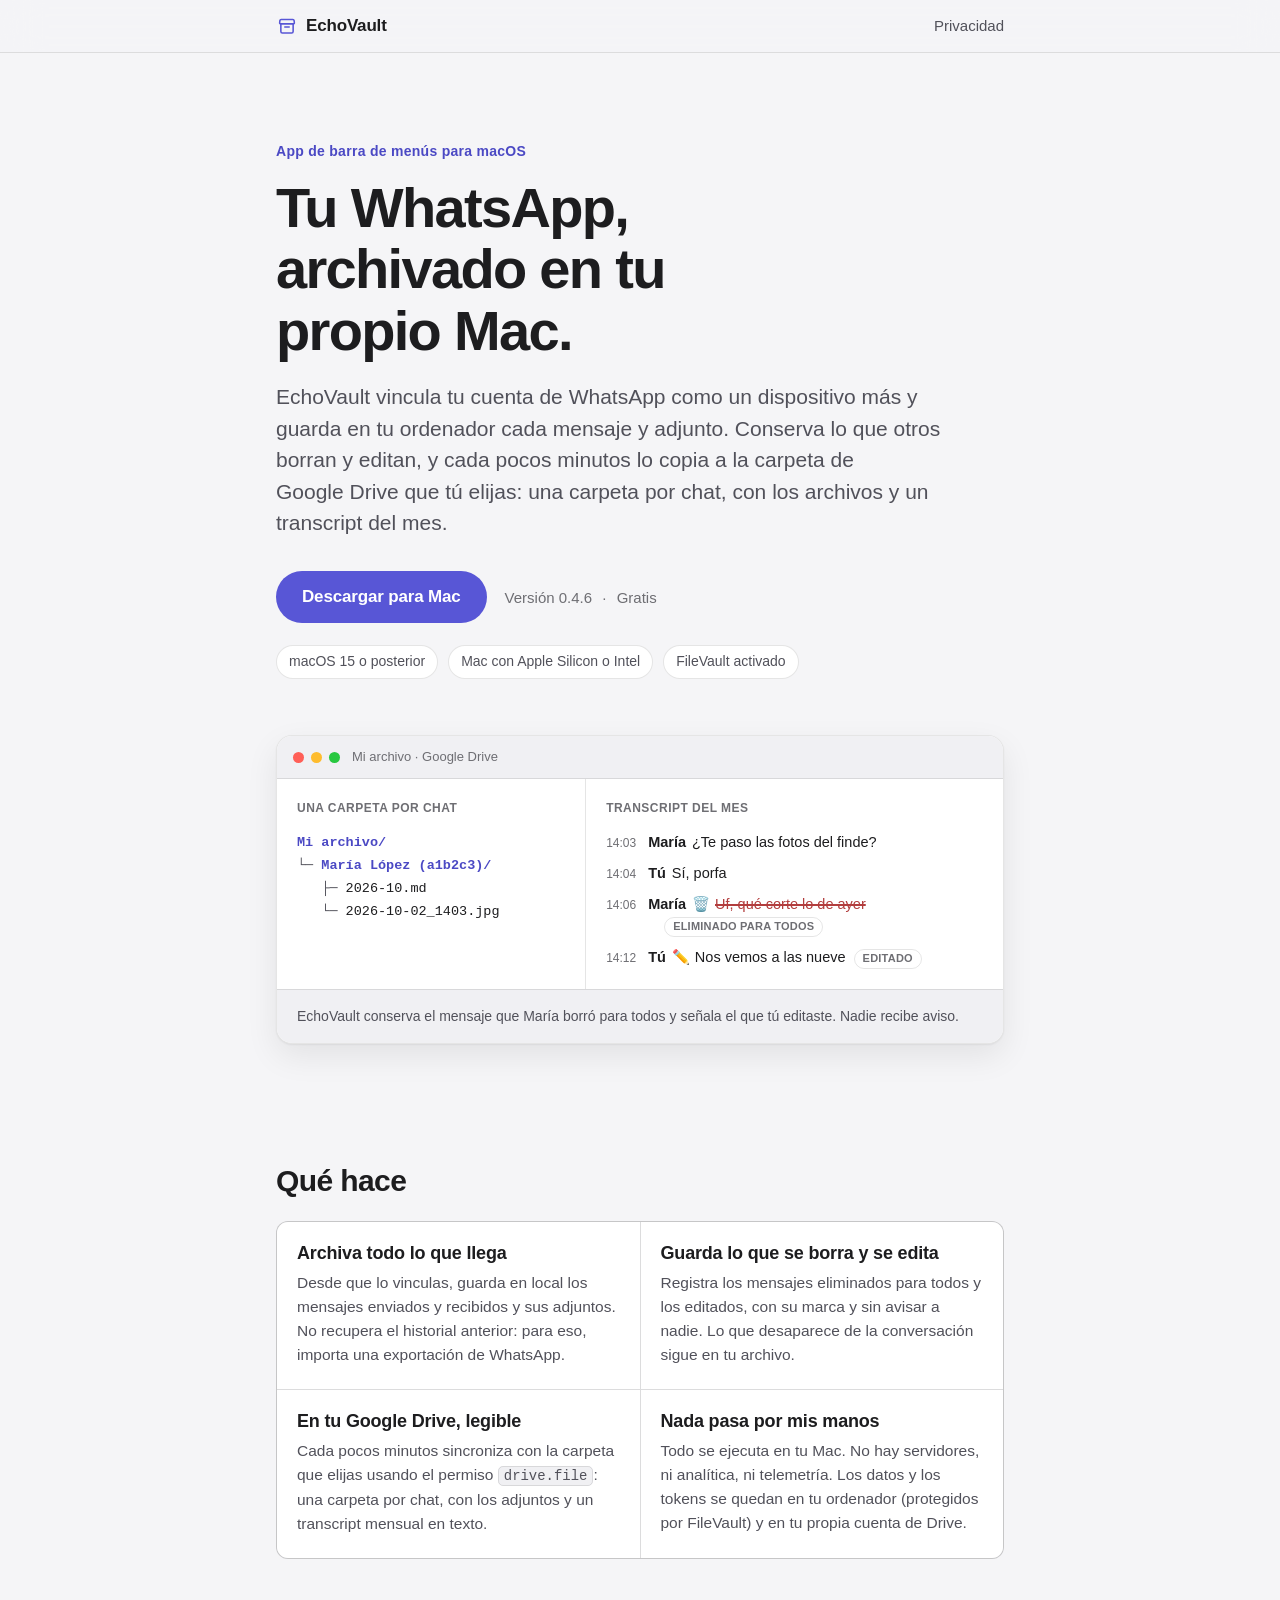
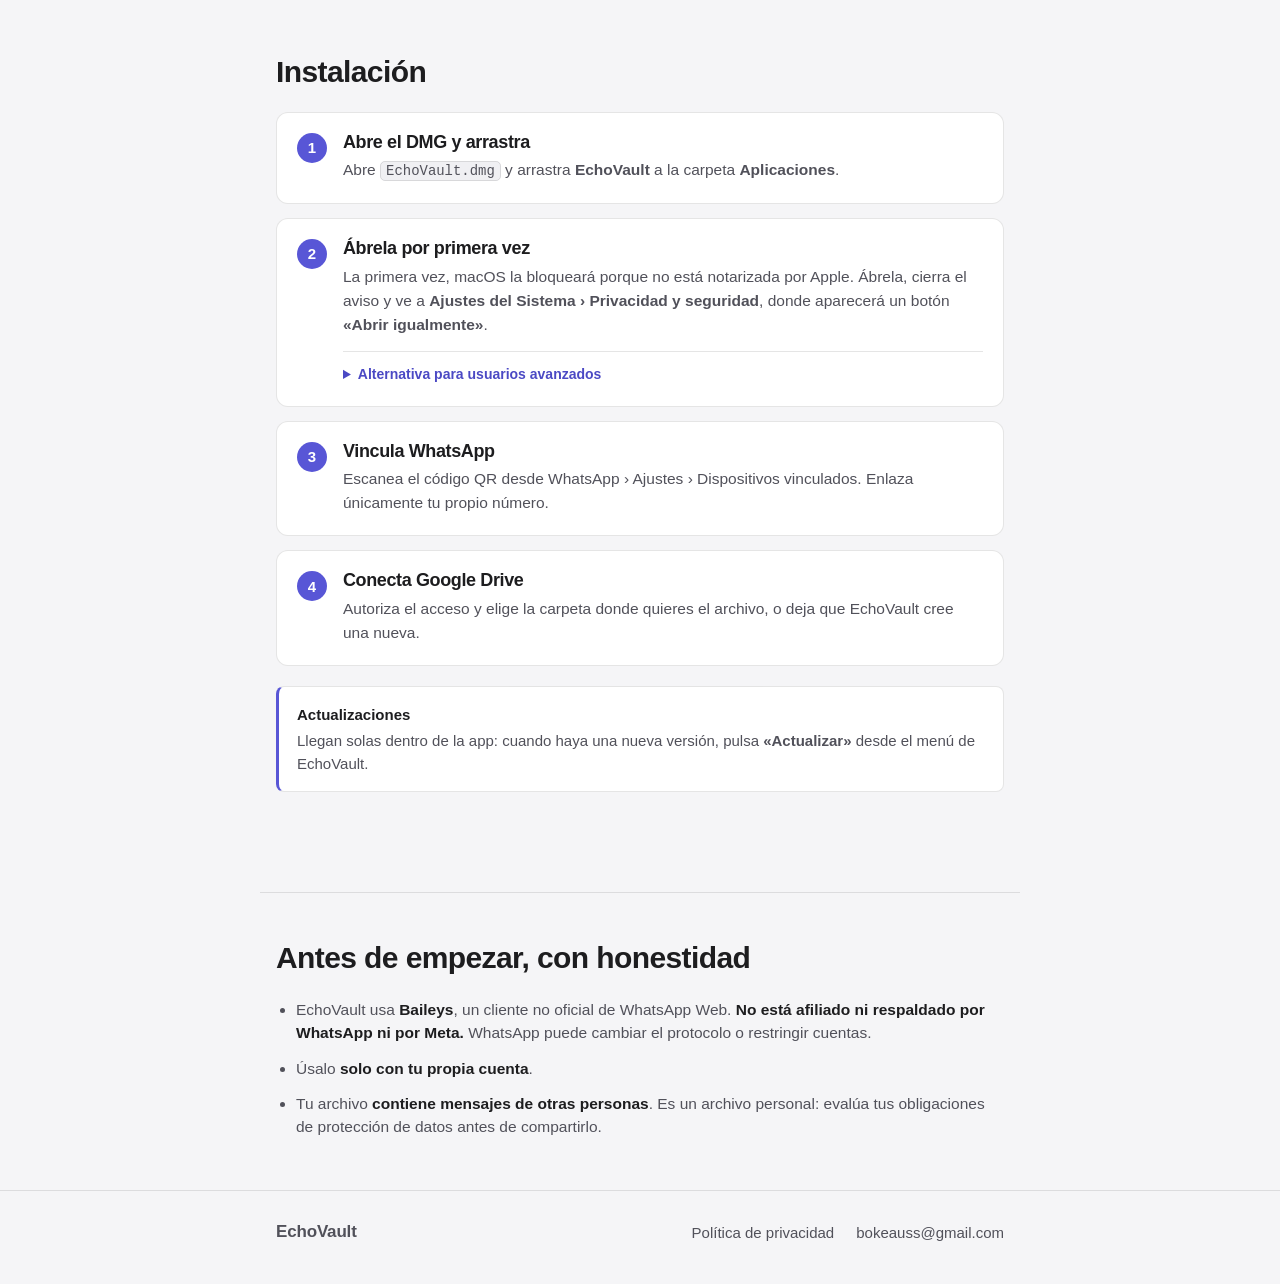
<file: index.html>
<!DOCTYPE html>
<html lang="es">
<head>
  <meta charset="utf-8">
  <meta name="viewport" content="width=device-width, initial-scale=1">
  <title>EchoVault — Archivo de WhatsApp para Mac</title>
  <meta name="description" content="EchoVault es una app de barra de menús para macOS que archiva tu propio WhatsApp en tu Mac —incluso lo que otros borran y editan— y lo copia a la carpeta de Google Drive que tú elijas.">
  <meta name="color-scheme" content="light dark">
  <meta name="theme-color" content="#f5f5f7" media="(prefers-color-scheme: light)">
  <meta name="theme-color" content="#1c1c1e" media="(prefers-color-scheme: dark)">
  <link rel="icon" href="favicon.svg" type="image/svg+xml">
  <link rel="stylesheet" href="styles.css">
</head>
<body>
  <a class="skip-link" href="#contenido">Saltar al contenido</a>

  <header class="site-header">
    <div class="wrap">
      <a class="brand" href="/" aria-label="EchoVault, inicio">
        <svg class="brand__mark" viewBox="0 0 24 24" fill="none" stroke="currentColor" stroke-width="1.7" stroke-linecap="round" stroke-linejoin="round" aria-hidden="true" focusable="false">
          <path d="M4.2 6.2A1.5 1.5 0 0 1 5.6 5h12.8a1.5 1.5 0 0 1 1.4 1.2L20 8.5a1 1 0 0 1-1 1.2H5A1 1 0 0 1 4 8.5z"/>
          <path d="M5.3 9.7v8.3a1.6 1.6 0 0 0 1.6 1.6h10.2a1.6 1.6 0 0 0 1.6-1.6V9.7"/>
          <path d="M9.6 13h4.8"/>
        </svg>
        <span class="brand__name">EchoVault</span>
      </a>
      <a class="header-link" href="/privacidad/">Privacidad</a>
    </div>
  </header>

  <main id="contenido">
    <section class="hero" aria-labelledby="hero-title">
      <div class="wrap">
        <p class="eyebrow">App de barra de menús para macOS</p>
        <h1 id="hero-title">Tu WhatsApp, archivado en tu propio Mac.</h1>
        <p class="lede">EchoVault vincula tu cuenta de WhatsApp como un dispositivo más y guarda en tu ordenador cada mensaje y adjunto. Conserva lo que otros borran y editan, y cada pocos minutos lo copia a la carpeta de Google&nbsp;Drive que tú elijas: una carpeta por chat, con los archivos y un transcript del mes.</p>

        <div class="cta">
          <a class="btn" href="https://github.com/fjpedrosa/echovault-releases/releases/latest/download/EchoVault.dmg">Descargar para Mac</a>
          <p class="cta__meta">
            Versión <span id="version">0.4.6</span>
            <span class="dot" aria-hidden="true">·</span> Gratis
          </p>
        </div>

        <ul class="reqs" aria-label="Requisitos">
          <li>macOS 15 o posterior</li>
          <li>Mac con Apple&nbsp;Silicon o Intel</li>
          <li>FileVault activado</li>
        </ul>
      </div>
    </section>

    <section class="showcase" aria-labelledby="showcase-title">
      <div class="wrap">
        <h2 id="showcase-title" class="sr-only">Cómo se ve tu archivo</h2>
        <figure class="window">
          <div class="window__bar">
            <span class="traffic" aria-hidden="true"><i></i><i></i><i></i></span>
            <span class="window__title">Mi archivo · Google Drive</span>
          </div>
          <div class="window__body">
            <div class="panel">
              <p class="panel__label">Una carpeta por chat</p>
              <pre class="tree"><span class="tree__dir">Mi archivo/</span>
└─ <span class="tree__dir">María López (a1b2c3)/</span>
   ├─ <span class="tree__file">2026-10.md</span>
   └─ <span class="tree__file">2026-10-02_1403.jpg</span></pre>
            </div>
            <div class="panel">
              <p class="panel__label">Transcript del mes</p>
              <div class="chat">
                <p class="msg"><span class="msg__time">14:03</span><span class="msg__who">María</span>¿Te paso las fotos del finde?</p>
                <p class="msg"><span class="msg__time">14:04</span><span class="msg__who">Tú</span>Sí, porfa</p>
                <p class="msg msg--deleted"><span class="msg__time">14:06</span><span class="msg__who">María</span><span class="glyph" aria-hidden="true">🗑️</span><s>Uf, qué corte lo de ayer</s> <span class="msg__tag">eliminado para todos</span></p>
                <p class="msg msg--edited"><span class="msg__time">14:12</span><span class="msg__who">Tú</span><span class="glyph" aria-hidden="true">✏️</span>Nos vemos a las nueve <span class="msg__tag">editado</span></p>
              </div>
            </div>
          </div>
          <figcaption class="window__cap">EchoVault conserva el mensaje que María borró para todos y señala el que tú editaste. Nadie recibe aviso.</figcaption>
        </figure>
      </div>
    </section>

    <section class="features" aria-labelledby="features-title">
      <div class="wrap">
        <h2 id="features-title">Qué hace</h2>
        <ul class="feature-list">
          <li>
            <h3>Archiva todo lo que llega</h3>
            <p>Desde que lo vinculas, guarda en local los mensajes enviados y recibidos y sus adjuntos. No recupera el historial anterior: para eso, importa una exportación de WhatsApp.</p>
          </li>
          <li>
            <h3>Guarda lo que se borra y se edita</h3>
            <p>Registra los mensajes eliminados para todos y los editados, con su marca y sin avisar a nadie. Lo que desaparece de la conversación sigue en tu archivo.</p>
          </li>
          <li>
            <h3>En tu Google Drive, legible</h3>
            <p>Cada pocos minutos sincroniza con la carpeta que elijas usando el permiso <code>drive.file</code>: una carpeta por chat, con los adjuntos y un transcript mensual en texto.</p>
          </li>
          <li>
            <h3>Nada pasa por mis manos</h3>
            <p>Todo se ejecuta en tu Mac. No hay servidores, ni analítica, ni telemetría. Los datos y los tokens se quedan en tu ordenador (protegidos por FileVault) y en tu propia cuenta de Drive.</p>
          </li>
        </ul>
      </div>
    </section>

    <section class="install" aria-labelledby="install-title">
      <div class="wrap">
        <h2 id="install-title">Instalación</h2>
        <ol class="steps">
          <li>
            <h3>Abre el DMG y arrastra</h3>
            <p>Abre <code>EchoVault.dmg</code> y arrastra <strong>EchoVault</strong> a la carpeta <strong>Aplicaciones</strong>.</p>
          </li>
          <li>
            <h3>Ábrela por primera vez</h3>
            <p>La primera vez, macOS la bloqueará porque no está notarizada por Apple. Ábrela, cierra el aviso y ve a <strong>Ajustes del Sistema › Privacidad y seguridad</strong>, donde aparecerá un botón <strong>«Abrir igualmente»</strong>.</p>
            <details class="advanced">
              <summary>Alternativa para usuarios avanzados</summary>
              <p>Quita la marca de cuarentena desde la Terminal:</p>
              <pre class="code"><code>xattr -dr com.apple.quarantine /Applications/EchoVault.app</code></pre>
            </details>
          </li>
          <li>
            <h3>Vincula WhatsApp</h3>
            <p>Escanea el código QR desde WhatsApp › Ajustes › Dispositivos vinculados. Enlaza únicamente tu propio número.</p>
          </li>
          <li>
            <h3>Conecta Google Drive</h3>
            <p>Autoriza el acceso y elige la carpeta donde quieres el archivo, o deja que EchoVault cree una nueva.</p>
          </li>
        </ol>
        <p class="note">
          <span class="note__title">Actualizaciones</span>
          Llegan solas dentro de la app: cuando haya una nueva versión, pulsa <strong>«Actualizar»</strong> desde el menú de EchoVault.
        </p>
      </div>
    </section>

    <aside class="disclosure" aria-labelledby="disclosure-title">
      <div class="wrap">
        <h2 id="disclosure-title">Antes de empezar, con honestidad</h2>
        <ul>
          <li>EchoVault usa <strong>Baileys</strong>, un cliente no oficial de WhatsApp Web. <strong>No está afiliado ni respaldado por WhatsApp ni por Meta.</strong> WhatsApp puede cambiar el protocolo o restringir cuentas.</li>
          <li>Úsalo <strong>solo con tu propia cuenta</strong>.</li>
          <li>Tu archivo <strong>contiene mensajes de otras personas</strong>. Es un archivo personal: evalúa tus obligaciones de protección de datos antes de compartirlo.</li>
        </ul>
      </div>
    </aside>
  </main>

  <footer class="site-footer">
    <div class="wrap">
      <p class="footer__brand">EchoVault</p>
      <nav class="footer__links" aria-label="Pie de página">
        <a href="/privacidad/">Política de privacidad</a>
        <a href="mailto:bokeauss@gmail.com">bokeauss@gmail.com</a>
      </nav>
    </div>
  </footer>
</body>
</html>
</file>
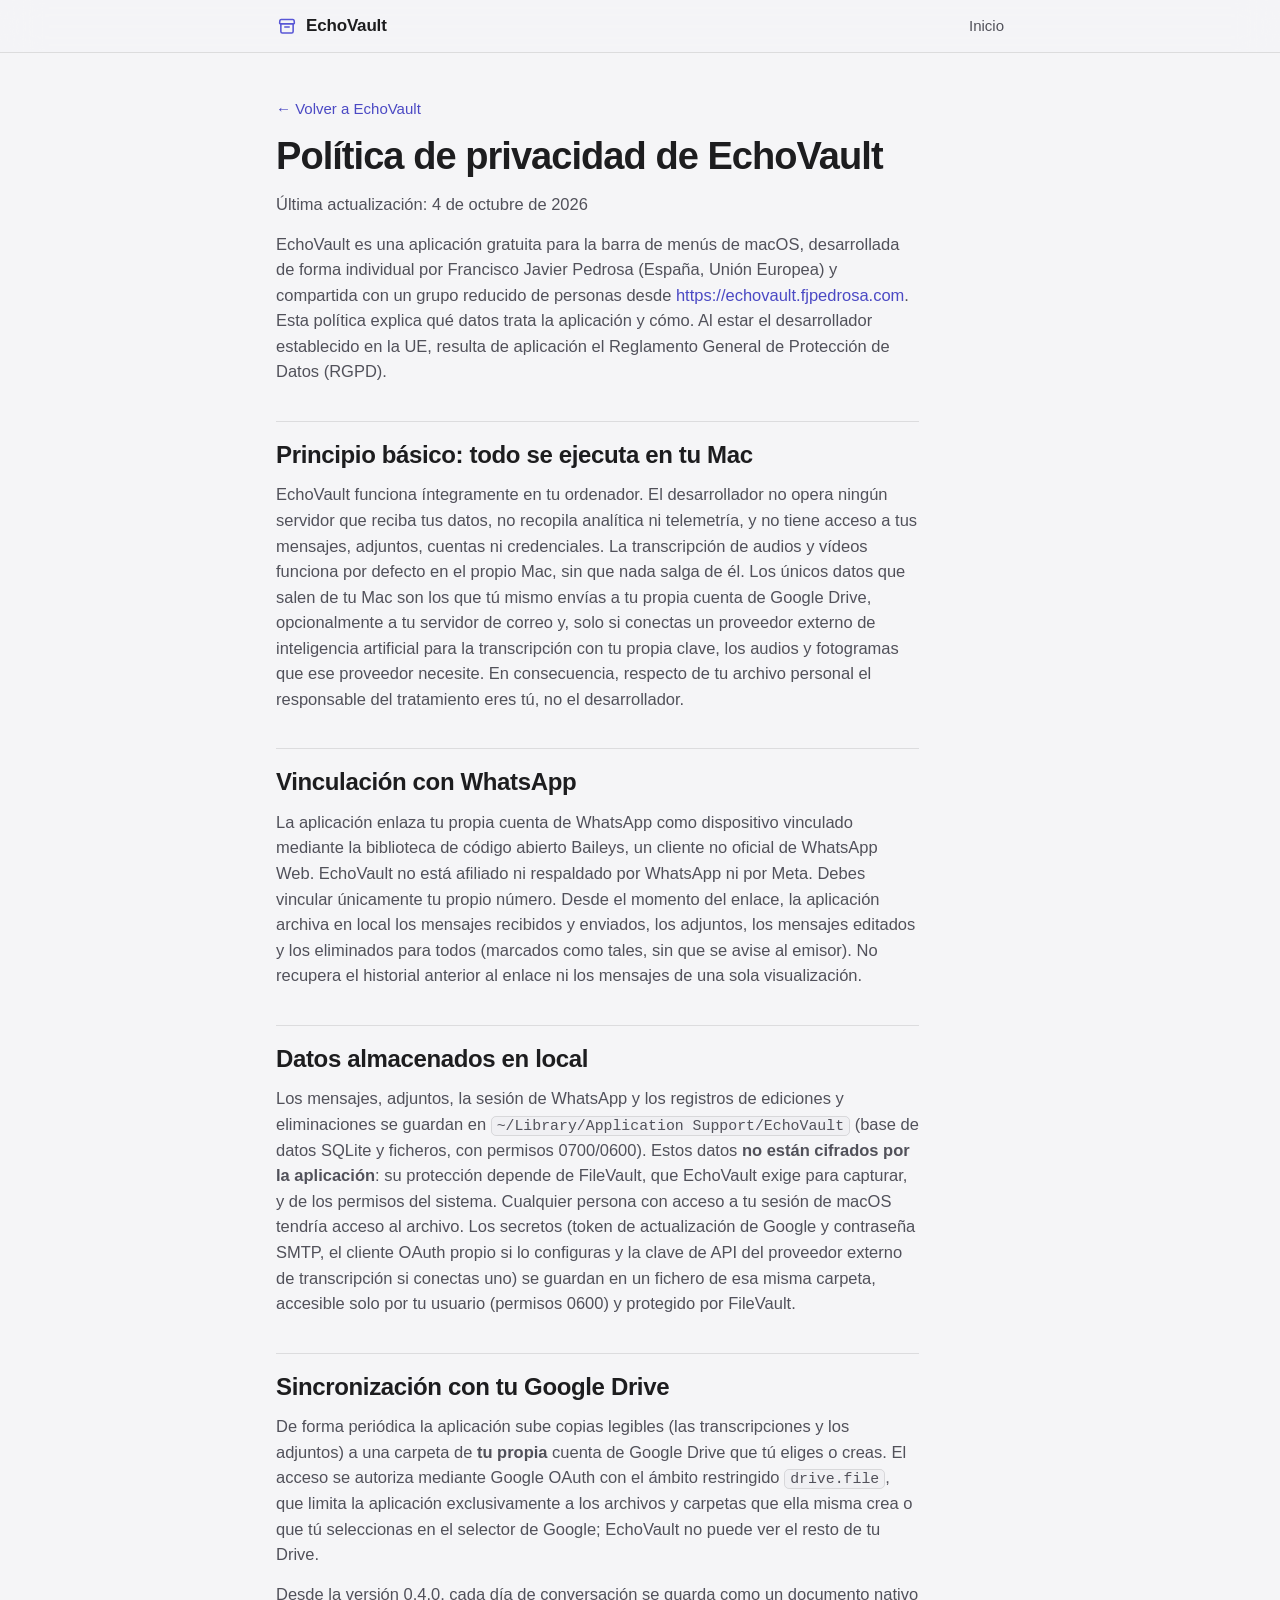
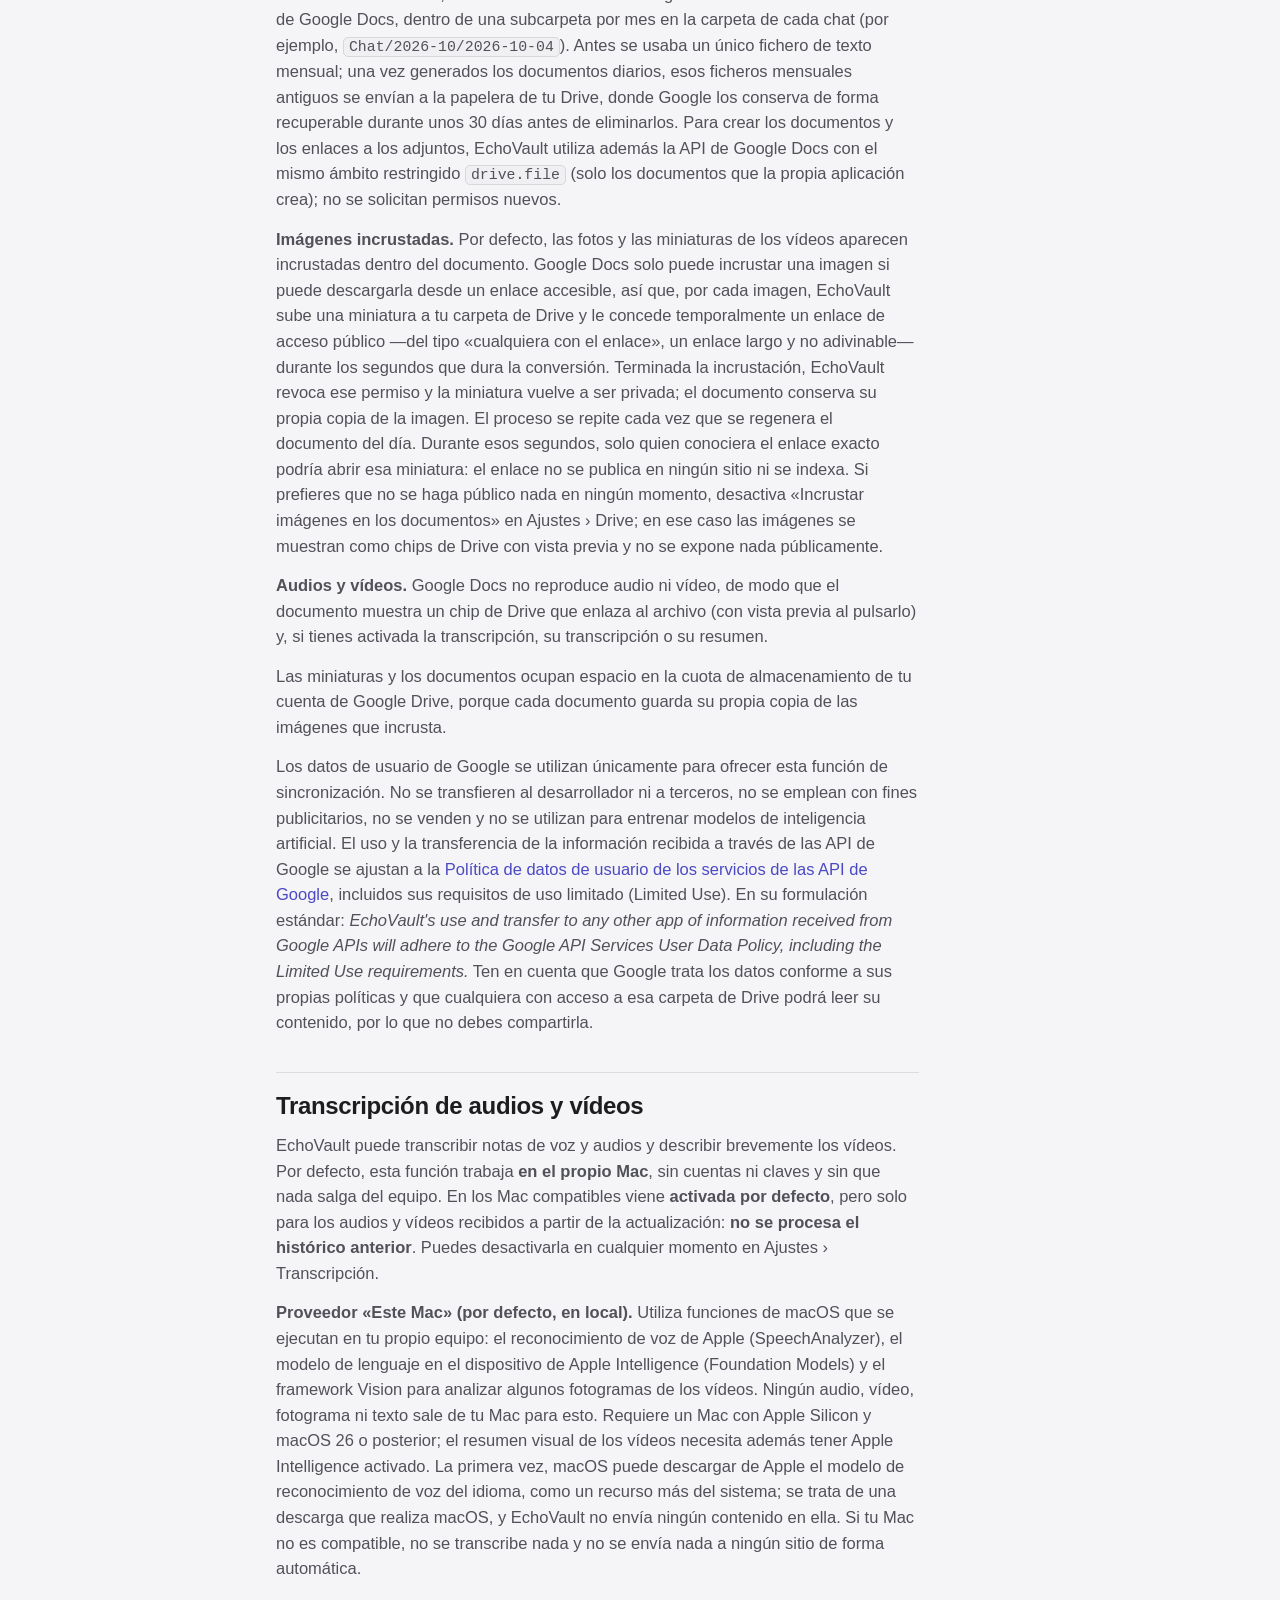
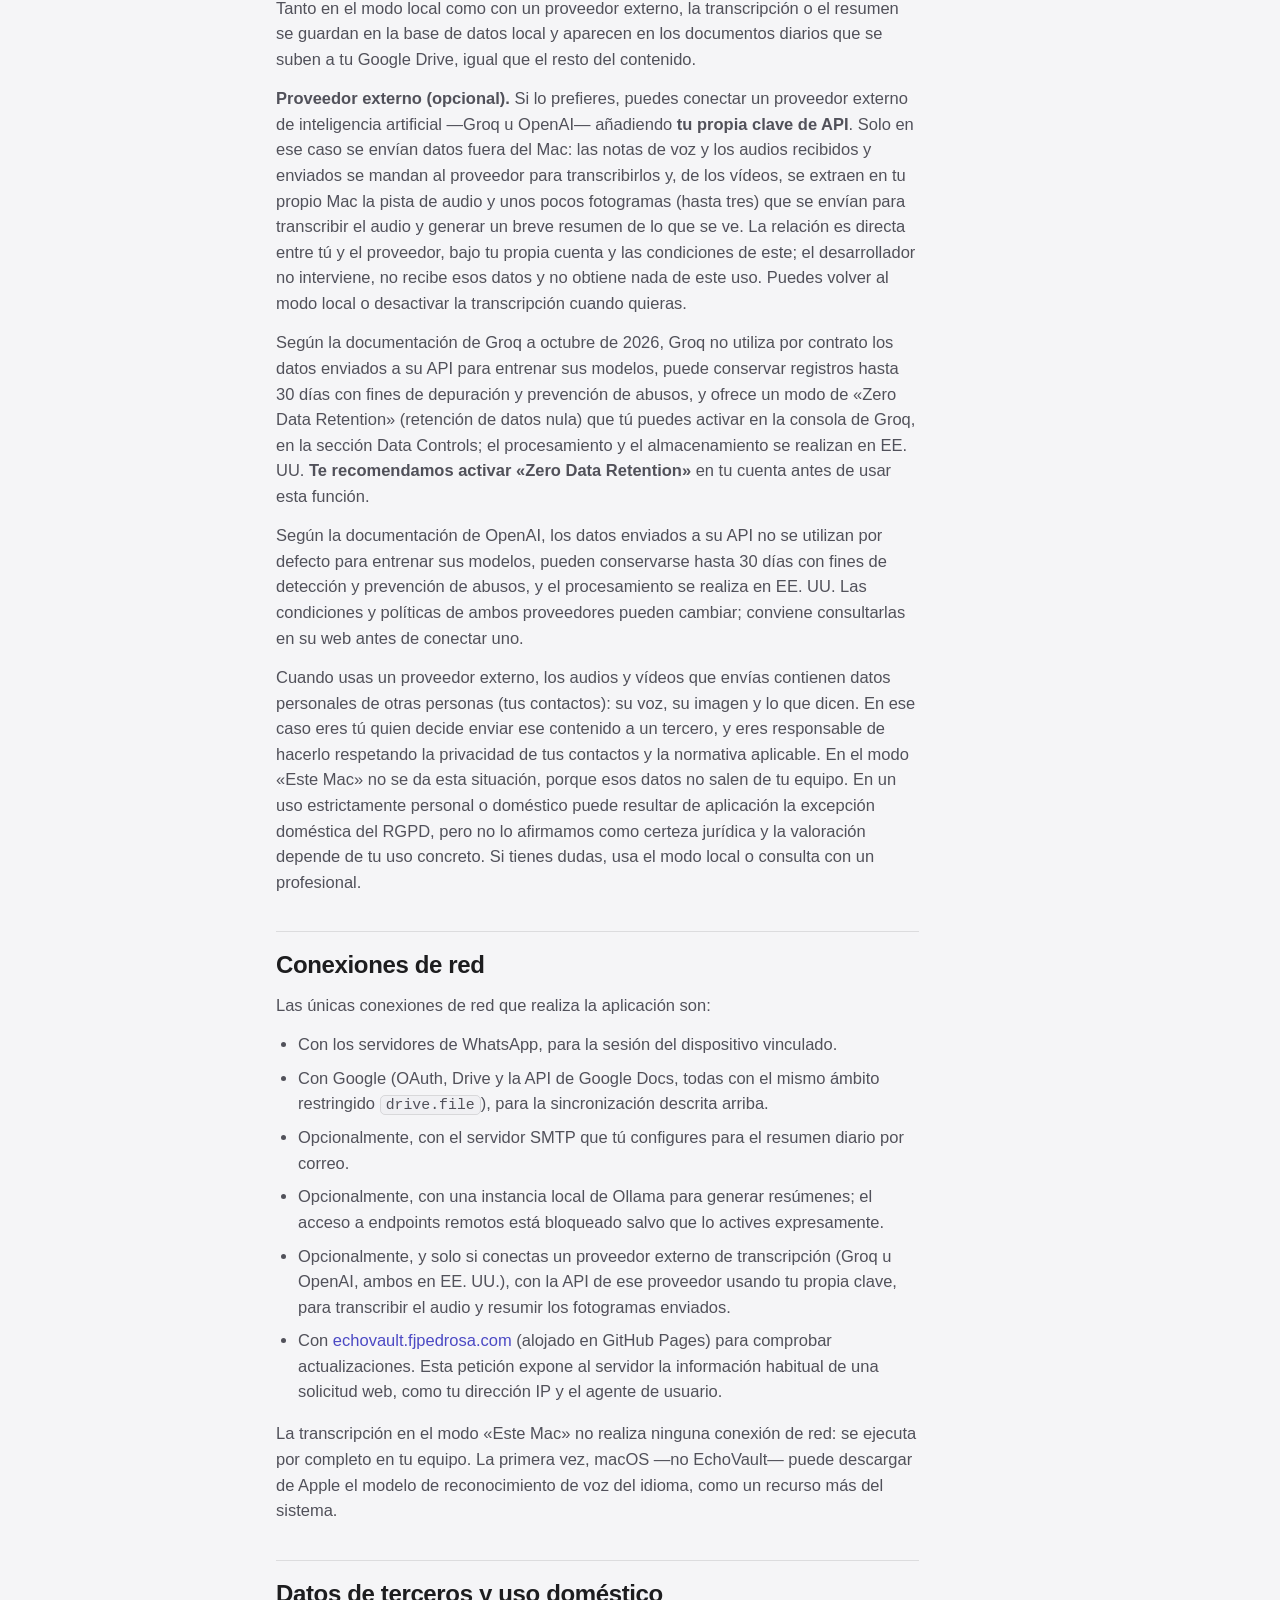
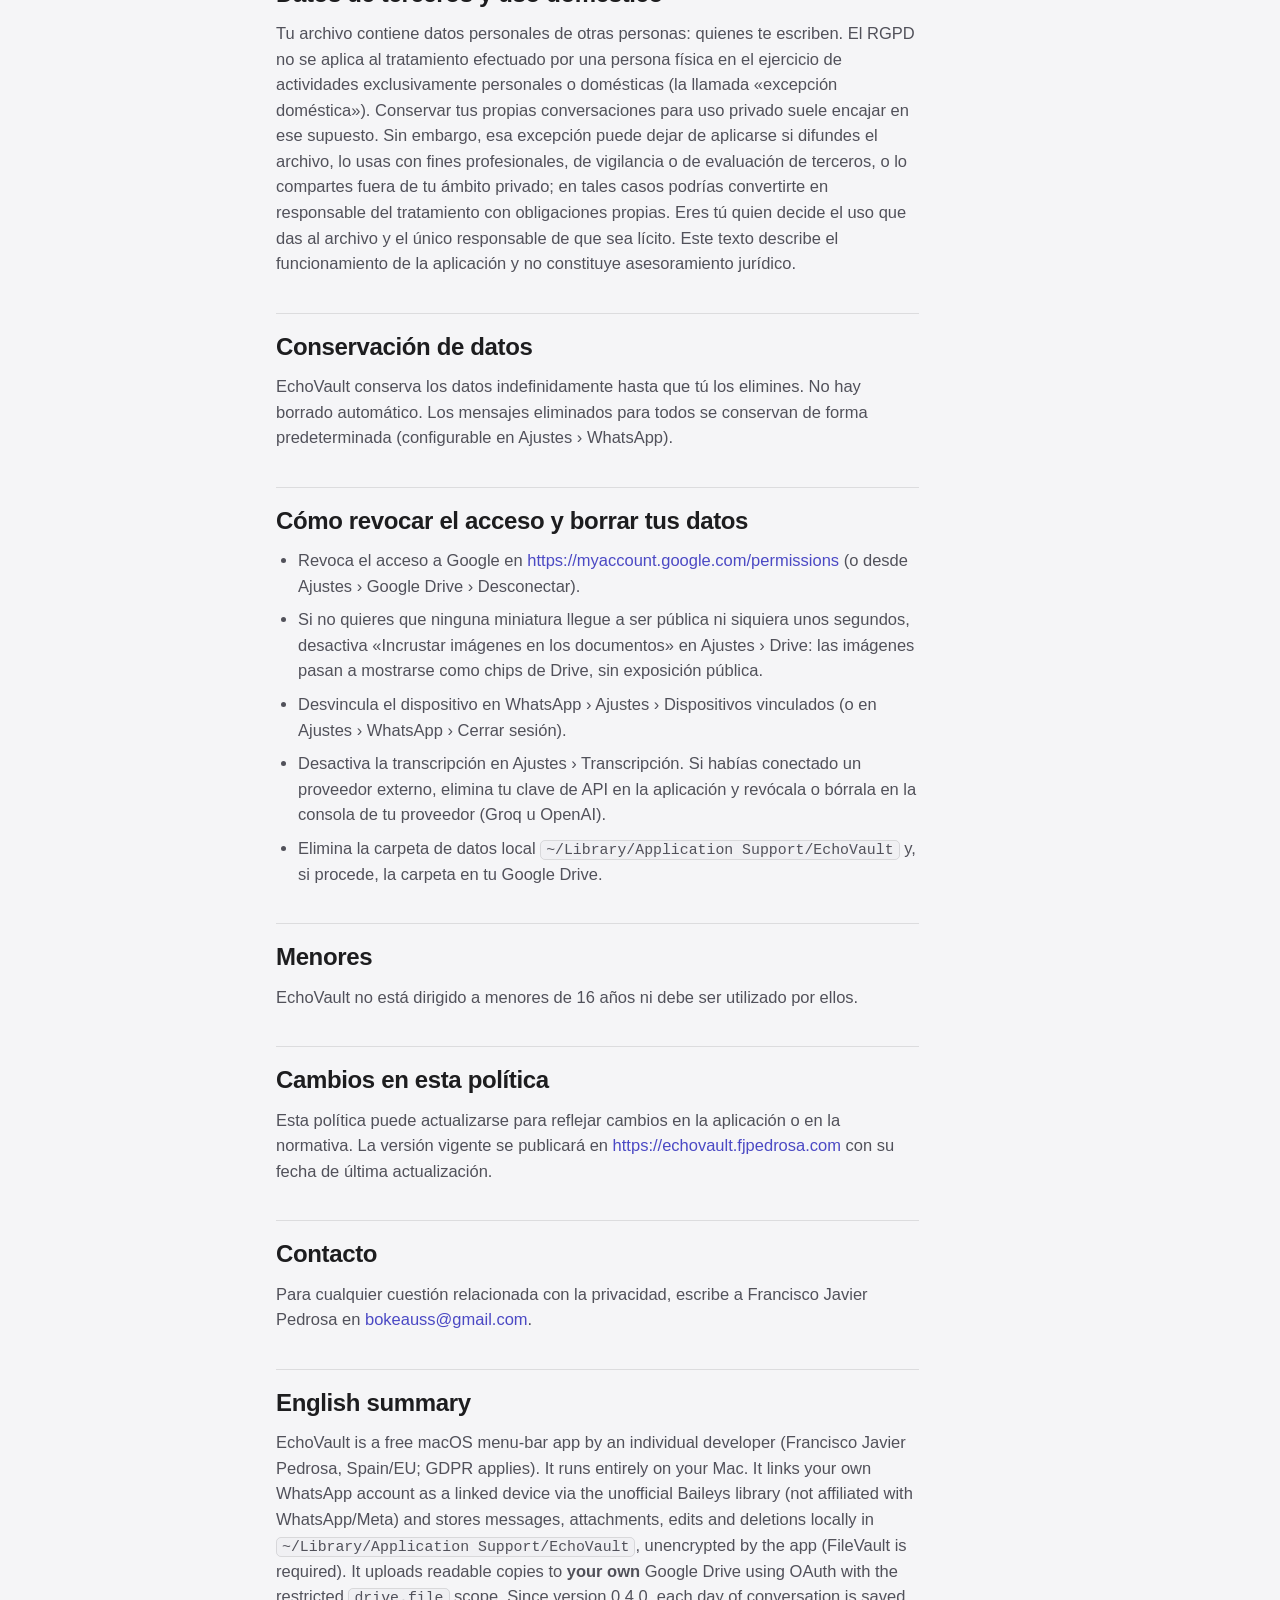
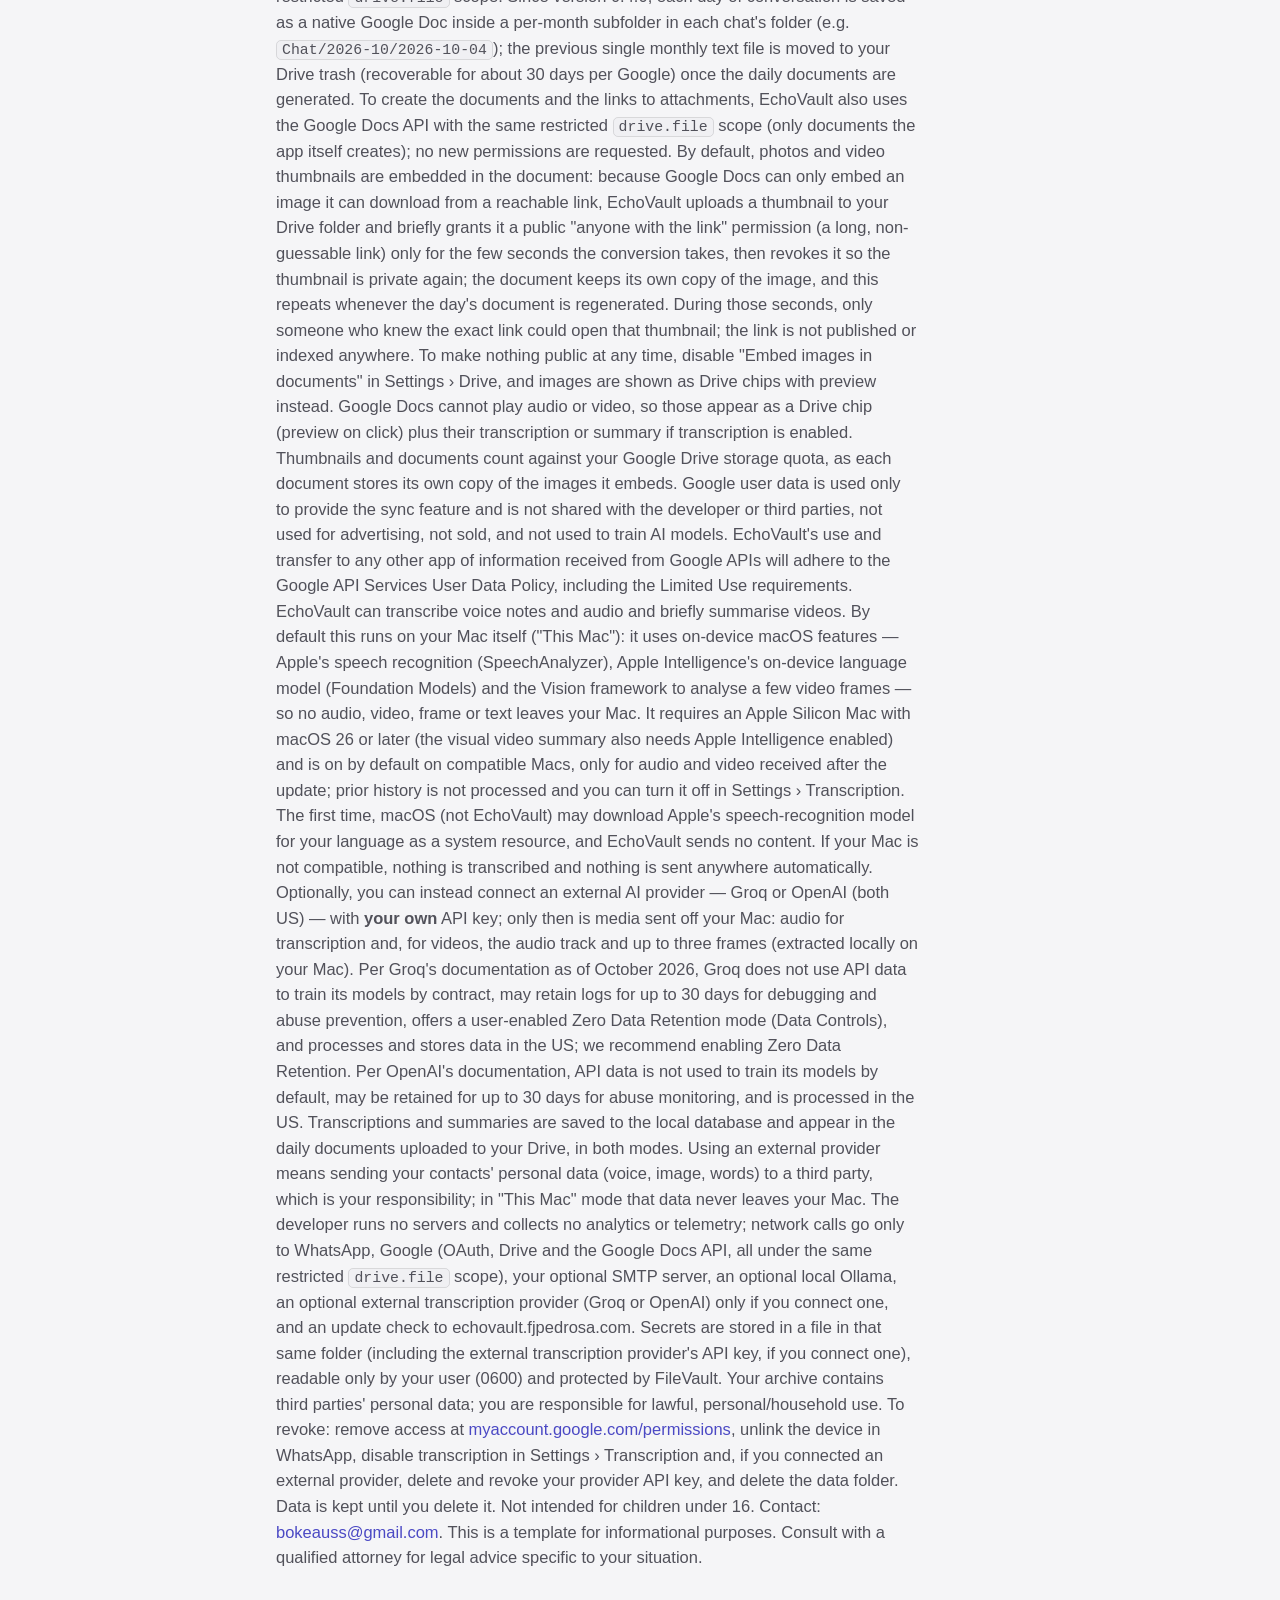
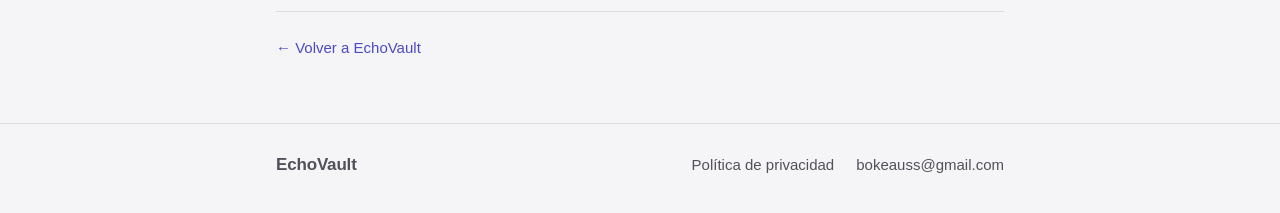
<file: privacidad/index.html>
<!DOCTYPE html>
<html lang="es">
<head>
  <meta charset="utf-8">
  <meta name="viewport" content="width=device-width, initial-scale=1">
  <title>Política de privacidad — EchoVault</title>
  <meta name="description" content="Política de privacidad de EchoVault: qué datos trata la aplicación y cómo. Todo se ejecuta en tu Mac; el desarrollador no opera servidores ni recopila analítica.">
  <meta name="color-scheme" content="light dark">
  <meta name="theme-color" content="#f5f5f7" media="(prefers-color-scheme: light)">
  <meta name="theme-color" content="#1c1c1e" media="(prefers-color-scheme: dark)">
  <link rel="icon" href="../favicon.svg" type="image/svg+xml">
  <link rel="stylesheet" href="../styles.css">
</head>
<body>
  <a class="skip-link" href="#contenido">Saltar al contenido</a>

  <header class="site-header">
    <div class="wrap">
      <a class="brand" href="/" aria-label="EchoVault, inicio">
        <svg class="brand__mark" viewBox="0 0 24 24" fill="none" stroke="currentColor" stroke-width="1.7" stroke-linecap="round" stroke-linejoin="round" aria-hidden="true" focusable="false">
          <path d="M4.2 6.2A1.5 1.5 0 0 1 5.6 5h12.8a1.5 1.5 0 0 1 1.4 1.2L20 8.5a1 1 0 0 1-1 1.2H5A1 1 0 0 1 4 8.5z"/>
          <path d="M5.3 9.7v8.3a1.6 1.6 0 0 0 1.6 1.6h10.2a1.6 1.6 0 0 0 1.6-1.6V9.7"/>
          <path d="M9.6 13h4.8"/>
        </svg>
        <span class="brand__name">EchoVault</span>
      </a>
      <a class="header-link" href="/">Inicio</a>
    </div>
  </header>

  <main id="contenido" class="legal">
    <div class="wrap">
      <p class="back"><a href="/">← Volver a EchoVault</a></p>
      <article class="prose">
        <h1>Política de privacidad de EchoVault</h1>

<p>Última actualización: 4 de octubre de 2026</p>

<p>EchoVault es una aplicación gratuita para la barra de menús de macOS, desarrollada de forma individual por Francisco Javier Pedrosa (España, Unión Europea) y compartida con un grupo reducido de personas desde <a href="https://echovault.fjpedrosa.com">https://echovault.fjpedrosa.com</a>. Esta política explica qué datos trata la aplicación y cómo. Al estar el desarrollador establecido en la UE, resulta de aplicación el Reglamento General de Protección de Datos (RGPD).</p>

<h2>Principio básico: todo se ejecuta en tu Mac</h2>

<p>EchoVault funciona íntegramente en tu ordenador. El desarrollador no opera ningún servidor que reciba tus datos, no recopila analítica ni telemetría, y no tiene acceso a tus mensajes, adjuntos, cuentas ni credenciales. La transcripción de audios y vídeos funciona por defecto en el propio Mac, sin que nada salga de él. Los únicos datos que salen de tu Mac son los que tú mismo envías a tu propia cuenta de Google Drive, opcionalmente a tu servidor de correo y, solo si conectas un proveedor externo de inteligencia artificial para la transcripción con tu propia clave, los audios y fotogramas que ese proveedor necesite. En consecuencia, respecto de tu archivo personal el responsable del tratamiento eres tú, no el desarrollador.</p>

<h2>Vinculación con WhatsApp</h2>

<p>La aplicación enlaza tu propia cuenta de WhatsApp como dispositivo vinculado mediante la biblioteca de código abierto Baileys, un cliente no oficial de WhatsApp Web. EchoVault no está afiliado ni respaldado por WhatsApp ni por Meta. Debes vincular únicamente tu propio número. Desde el momento del enlace, la aplicación archiva en local los mensajes recibidos y enviados, los adjuntos, los mensajes editados y los eliminados para todos (marcados como tales, sin que se avise al emisor). No recupera el historial anterior al enlace ni los mensajes de una sola visualización.</p>

<h2>Datos almacenados en local</h2>

<p>Los mensajes, adjuntos, la sesión de WhatsApp y los registros de ediciones y eliminaciones se guardan en <code>~/Library/Application Support/EchoVault</code> (base de datos SQLite y ficheros, con permisos 0700/0600). Estos datos <strong>no están cifrados por la aplicación</strong>: su protección depende de FileVault, que EchoVault exige para capturar, y de los permisos del sistema. Cualquier persona con acceso a tu sesión de macOS tendría acceso al archivo. Los secretos (token de actualización de Google y contraseña SMTP, el cliente OAuth propio si lo configuras y la clave de API del proveedor externo de transcripción si conectas uno) se guardan en un fichero de esa misma carpeta, accesible solo por tu usuario (permisos 0600) y protegido por FileVault.</p>

<h2>Sincronización con tu Google Drive</h2>

<p>De forma periódica la aplicación sube copias legibles (las transcripciones y los adjuntos) a una carpeta de <strong>tu propia</strong> cuenta de Google Drive que tú eliges o creas. El acceso se autoriza mediante Google OAuth con el ámbito restringido <code>drive.file</code>, que limita la aplicación exclusivamente a los archivos y carpetas que ella misma crea o que tú seleccionas en el selector de Google; EchoVault no puede ver el resto de tu Drive.</p>

<p>Desde la versión 0.4.0, cada día de conversación se guarda como un documento nativo de Google Docs, dentro de una subcarpeta por mes en la carpeta de cada chat (por ejemplo, <code>Chat/2026-10/2026-10-04</code>). Antes se usaba un único fichero de texto mensual; una vez generados los documentos diarios, esos ficheros mensuales antiguos se envían a la papelera de tu Drive, donde Google los conserva de forma recuperable durante unos 30 días antes de eliminarlos. Para crear los documentos y los enlaces a los adjuntos, EchoVault utiliza además la API de Google Docs con el mismo ámbito restringido <code>drive.file</code> (solo los documentos que la propia aplicación crea); no se solicitan permisos nuevos.</p>

<p><strong>Imágenes incrustadas.</strong> Por defecto, las fotos y las miniaturas de los vídeos aparecen incrustadas dentro del documento. Google Docs solo puede incrustar una imagen si puede descargarla desde un enlace accesible, así que, por cada imagen, EchoVault sube una miniatura a tu carpeta de Drive y le concede temporalmente un enlace de acceso público —del tipo «cualquiera con el enlace», un enlace largo y no adivinable— durante los segundos que dura la conversión. Terminada la incrustación, EchoVault revoca ese permiso y la miniatura vuelve a ser privada; el documento conserva su propia copia de la imagen. El proceso se repite cada vez que se regenera el documento del día. Durante esos segundos, solo quien conociera el enlace exacto podría abrir esa miniatura: el enlace no se publica en ningún sitio ni se indexa. Si prefieres que no se haga público nada en ningún momento, desactiva «Incrustar imágenes en los documentos» en Ajustes › Drive; en ese caso las imágenes se muestran como chips de Drive con vista previa y no se expone nada públicamente.</p>

<p><strong>Audios y vídeos.</strong> Google Docs no reproduce audio ni vídeo, de modo que el documento muestra un chip de Drive que enlaza al archivo (con vista previa al pulsarlo) y, si tienes activada la transcripción, su transcripción o su resumen.</p>

<p>Las miniaturas y los documentos ocupan espacio en la cuota de almacenamiento de tu cuenta de Google Drive, porque cada documento guarda su propia copia de las imágenes que incrusta.</p>

<p>Los datos de usuario de Google se utilizan únicamente para ofrecer esta función de sincronización. No se transfieren al desarrollador ni a terceros, no se emplean con fines publicitarios, no se venden y no se utilizan para entrenar modelos de inteligencia artificial. El uso y la transferencia de la información recibida a través de las API de Google se ajustan a la <a href="https://developers.google.com/terms/api-services-user-data-policy">Política de datos de usuario de los servicios de las API de Google</a>, incluidos sus requisitos de uso limitado (Limited Use). En su formulación estándar: <em>EchoVault's use and transfer to any other app of information received from Google APIs will adhere to the Google API Services User Data Policy, including the Limited Use requirements.</em> Ten en cuenta que Google trata los datos conforme a sus propias políticas y que cualquiera con acceso a esa carpeta de Drive podrá leer su contenido, por lo que no debes compartirla.</p>

<h2>Transcripción de audios y vídeos</h2>

<p>EchoVault puede transcribir notas de voz y audios y describir brevemente los vídeos. Por defecto, esta función trabaja <strong>en el propio Mac</strong>, sin cuentas ni claves y sin que nada salga del equipo. En los Mac compatibles viene <strong>activada por defecto</strong>, pero solo para los audios y vídeos recibidos a partir de la actualización: <strong>no se procesa el histórico anterior</strong>. Puedes desactivarla en cualquier momento en Ajustes › Transcripción.</p>

<p><strong>Proveedor «Este Mac» (por defecto, en local).</strong> Utiliza funciones de macOS que se ejecutan en tu propio equipo: el reconocimiento de voz de Apple (SpeechAnalyzer), el modelo de lenguaje en el dispositivo de Apple Intelligence (Foundation Models) y el framework Vision para analizar algunos fotogramas de los vídeos. Ningún audio, vídeo, fotograma ni texto sale de tu Mac para esto. Requiere un Mac con Apple Silicon y macOS 26 o posterior; el resumen visual de los vídeos necesita además tener Apple Intelligence activado. La primera vez, macOS puede descargar de Apple el modelo de reconocimiento de voz del idioma, como un recurso más del sistema; se trata de una descarga que realiza macOS, y EchoVault no envía ningún contenido en ella. Si tu Mac no es compatible, no se transcribe nada y no se envía nada a ningún sitio de forma automática.</p>

<p>Tanto en el modo local como con un proveedor externo, la transcripción o el resumen se guardan en la base de datos local y aparecen en los documentos diarios que se suben a tu Google Drive, igual que el resto del contenido.</p>

<p><strong>Proveedor externo (opcional).</strong> Si lo prefieres, puedes conectar un proveedor externo de inteligencia artificial —Groq u OpenAI— añadiendo <strong>tu propia clave de API</strong>. Solo en ese caso se envían datos fuera del Mac: las notas de voz y los audios recibidos y enviados se mandan al proveedor para transcribirlos y, de los vídeos, se extraen en tu propio Mac la pista de audio y unos pocos fotogramas (hasta tres) que se envían para transcribir el audio y generar un breve resumen de lo que se ve. La relación es directa entre tú y el proveedor, bajo tu propia cuenta y las condiciones de este; el desarrollador no interviene, no recibe esos datos y no obtiene nada de este uso. Puedes volver al modo local o desactivar la transcripción cuando quieras.</p>

<p>Según la documentación de Groq a octubre de 2026, Groq no utiliza por contrato los datos enviados a su API para entrenar sus modelos, puede conservar registros hasta 30 días con fines de depuración y prevención de abusos, y ofrece un modo de «Zero Data Retention» (retención de datos nula) que tú puedes activar en la consola de Groq, en la sección Data Controls; el procesamiento y el almacenamiento se realizan en EE. UU. <strong>Te recomendamos activar «Zero Data Retention»</strong> en tu cuenta antes de usar esta función.</p>

<p>Según la documentación de OpenAI, los datos enviados a su API no se utilizan por defecto para entrenar sus modelos, pueden conservarse hasta 30 días con fines de detección y prevención de abusos, y el procesamiento se realiza en EE. UU. Las condiciones y políticas de ambos proveedores pueden cambiar; conviene consultarlas en su web antes de conectar uno.</p>

<p>Cuando usas un proveedor externo, los audios y vídeos que envías contienen datos personales de otras personas (tus contactos): su voz, su imagen y lo que dicen. En ese caso eres tú quien decide enviar ese contenido a un tercero, y eres responsable de hacerlo respetando la privacidad de tus contactos y la normativa aplicable. En el modo «Este Mac» no se da esta situación, porque esos datos no salen de tu equipo. En un uso estrictamente personal o doméstico puede resultar de aplicación la excepción doméstica del RGPD, pero no lo afirmamos como certeza jurídica y la valoración depende de tu uso concreto. Si tienes dudas, usa el modo local o consulta con un profesional.</p>

<h2>Conexiones de red</h2>

<p>Las únicas conexiones de red que realiza la aplicación son:</p>

<ul>
  <li>Con los servidores de WhatsApp, para la sesión del dispositivo vinculado.</li>
  <li>Con Google (OAuth, Drive y la API de Google Docs, todas con el mismo ámbito restringido <code>drive.file</code>), para la sincronización descrita arriba.</li>
  <li>Opcionalmente, con el servidor SMTP que tú configures para el resumen diario por correo.</li>
  <li>Opcionalmente, con una instancia local de Ollama para generar resúmenes; el acceso a endpoints remotos está bloqueado salvo que lo actives expresamente.</li>
  <li>Opcionalmente, y solo si conectas un proveedor externo de transcripción (Groq u OpenAI, ambos en EE. UU.), con la API de ese proveedor usando tu propia clave, para transcribir el audio y resumir los fotogramas enviados.</li>
  <li>Con <a href="https://echovault.fjpedrosa.com">echovault.fjpedrosa.com</a> (alojado en GitHub Pages) para comprobar actualizaciones. Esta petición expone al servidor la información habitual de una solicitud web, como tu dirección IP y el agente de usuario.</li>
</ul>

<p>La transcripción en el modo «Este Mac» no realiza ninguna conexión de red: se ejecuta por completo en tu equipo. La primera vez, macOS —no EchoVault— puede descargar de Apple el modelo de reconocimiento de voz del idioma, como un recurso más del sistema.</p>

<h2>Datos de terceros y uso doméstico</h2>

<p>Tu archivo contiene datos personales de otras personas: quienes te escriben. El RGPD no se aplica al tratamiento efectuado por una persona física en el ejercicio de actividades exclusivamente personales o domésticas (la llamada «excepción doméstica»). Conservar tus propias conversaciones para uso privado suele encajar en ese supuesto. Sin embargo, esa excepción puede dejar de aplicarse si difundes el archivo, lo usas con fines profesionales, de vigilancia o de evaluación de terceros, o lo compartes fuera de tu ámbito privado; en tales casos podrías convertirte en responsable del tratamiento con obligaciones propias. Eres tú quien decide el uso que das al archivo y el único responsable de que sea lícito. Este texto describe el funcionamiento de la aplicación y no constituye asesoramiento jurídico.</p>

<h2>Conservación de datos</h2>

<p>EchoVault conserva los datos indefinidamente hasta que tú los elimines. No hay borrado automático. Los mensajes eliminados para todos se conservan de forma predeterminada (configurable en Ajustes › WhatsApp).</p>

<h2>Cómo revocar el acceso y borrar tus datos</h2>

<ul>
  <li>Revoca el acceso a Google en <a href="https://myaccount.google.com/permissions">https://myaccount.google.com/permissions</a> (o desde Ajustes › Google Drive › Desconectar).</li>
  <li>Si no quieres que ninguna miniatura llegue a ser pública ni siquiera unos segundos, desactiva «Incrustar imágenes en los documentos» en Ajustes › Drive: las imágenes pasan a mostrarse como chips de Drive, sin exposición pública.</li>
  <li>Desvincula el dispositivo en WhatsApp › Ajustes › Dispositivos vinculados (o en Ajustes › WhatsApp › Cerrar sesión).</li>
  <li>Desactiva la transcripción en Ajustes › Transcripción. Si habías conectado un proveedor externo, elimina tu clave de API en la aplicación y revócala o bórrala en la consola de tu proveedor (Groq u OpenAI).</li>
  <li>Elimina la carpeta de datos local <code>~/Library/Application Support/EchoVault</code> y, si procede, la carpeta en tu Google Drive.</li>
</ul>

<h2>Menores</h2>

<p>EchoVault no está dirigido a menores de 16 años ni debe ser utilizado por ellos.</p>

<h2>Cambios en esta política</h2>

<p>Esta política puede actualizarse para reflejar cambios en la aplicación o en la normativa. La versión vigente se publicará en <a href="https://echovault.fjpedrosa.com">https://echovault.fjpedrosa.com</a> con su fecha de última actualización.</p>

<h2>Contacto</h2>

<p>Para cualquier cuestión relacionada con la privacidad, escribe a Francisco Javier Pedrosa en <a href="mailto:bokeauss@gmail.com">bokeauss@gmail.com</a>.</p>

<h2>English summary</h2>

<p>EchoVault is a free macOS menu-bar app by an individual developer (Francisco Javier Pedrosa, Spain/EU; GDPR applies). It runs entirely on your Mac. It links your own WhatsApp account as a linked device via the unofficial Baileys library (not affiliated with WhatsApp/Meta) and stores messages, attachments, edits and deletions locally in <code>~/Library/Application Support/EchoVault</code>, unencrypted by the app (FileVault is required). It uploads readable copies to <strong>your own</strong> Google Drive using OAuth with the restricted <code>drive.file</code> scope. Since version 0.4.0, each day of conversation is saved as a native Google Doc inside a per-month subfolder in each chat's folder (e.g. <code>Chat/2026-10/2026-10-04</code>); the previous single monthly text file is moved to your Drive trash (recoverable for about 30 days per Google) once the daily documents are generated. To create the documents and the links to attachments, EchoVault also uses the Google Docs API with the same restricted <code>drive.file</code> scope (only documents the app itself creates); no new permissions are requested. By default, photos and video thumbnails are embedded in the document: because Google Docs can only embed an image it can download from a reachable link, EchoVault uploads a thumbnail to your Drive folder and briefly grants it a public "anyone with the link" permission (a long, non-guessable link) only for the few seconds the conversion takes, then revokes it so the thumbnail is private again; the document keeps its own copy of the image, and this repeats whenever the day's document is regenerated. During those seconds, only someone who knew the exact link could open that thumbnail; the link is not published or indexed anywhere. To make nothing public at any time, disable "Embed images in documents" in Settings › Drive, and images are shown as Drive chips with preview instead. Google Docs cannot play audio or video, so those appear as a Drive chip (preview on click) plus their transcription or summary if transcription is enabled. Thumbnails and documents count against your Google Drive storage quota, as each document stores its own copy of the images it embeds. Google user data is used only to provide the sync feature and is not shared with the developer or third parties, not used for advertising, not sold, and not used to train AI models. EchoVault's use and transfer to any other app of information received from Google APIs will adhere to the Google API Services User Data Policy, including the Limited Use requirements. EchoVault can transcribe voice notes and audio and briefly summarise videos. By default this runs on your Mac itself ("This Mac"): it uses on-device macOS features — Apple's speech recognition (SpeechAnalyzer), Apple Intelligence's on-device language model (Foundation Models) and the Vision framework to analyse a few video frames — so no audio, video, frame or text leaves your Mac. It requires an Apple Silicon Mac with macOS 26 or later (the visual video summary also needs Apple Intelligence enabled) and is on by default on compatible Macs, only for audio and video received after the update; prior history is not processed and you can turn it off in Settings › Transcription. The first time, macOS (not EchoVault) may download Apple's speech-recognition model for your language as a system resource, and EchoVault sends no content. If your Mac is not compatible, nothing is transcribed and nothing is sent anywhere automatically. Optionally, you can instead connect an external AI provider — Groq or OpenAI (both US) — with <strong>your own</strong> API key; only then is media sent off your Mac: audio for transcription and, for videos, the audio track and up to three frames (extracted locally on your Mac). Per Groq's documentation as of October 2026, Groq does not use API data to train its models by contract, may retain logs for up to 30 days for debugging and abuse prevention, offers a user-enabled Zero Data Retention mode (Data Controls), and processes and stores data in the US; we recommend enabling Zero Data Retention. Per OpenAI's documentation, API data is not used to train its models by default, may be retained for up to 30 days for abuse monitoring, and is processed in the US. Transcriptions and summaries are saved to the local database and appear in the daily documents uploaded to your Drive, in both modes. Using an external provider means sending your contacts' personal data (voice, image, words) to a third party, which is your responsibility; in "This Mac" mode that data never leaves your Mac. The developer runs no servers and collects no analytics or telemetry; network calls go only to WhatsApp, Google (OAuth, Drive and the Google Docs API, all under the same restricted <code>drive.file</code> scope), your optional SMTP server, an optional local Ollama, an optional external transcription provider (Groq or OpenAI) only if you connect one, and an update check to echovault.fjpedrosa.com. Secrets are stored in a file in that same folder (including the external transcription provider's API key, if you connect one), readable only by your user (0600) and protected by FileVault. Your archive contains third parties' personal data; you are responsible for lawful, personal/household use. To revoke: remove access at <a href="https://myaccount.google.com/permissions">myaccount.google.com/permissions</a>, unlink the device in WhatsApp, disable transcription in Settings › Transcription and, if you connected an external provider, delete and revoke your provider API key, and delete the data folder. Data is kept until you delete it. Not intended for children under 16. Contact: <a href="mailto:bokeauss@gmail.com">bokeauss@gmail.com</a>. This is a template for informational purposes. Consult with a qualified attorney for legal advice specific to your situation.</p>
      </article>
      <p class="back"><a href="/">← Volver a EchoVault</a></p>
    </div>
  </main>

  <footer class="site-footer">
    <div class="wrap">
      <p class="footer__brand">EchoVault</p>
      <nav class="footer__links" aria-label="Pie de página">
        <a href="/privacidad/">Política de privacidad</a>
        <a href="mailto:bokeauss@gmail.com">bokeauss@gmail.com</a>
      </nav>
    </div>
  </footer>
</body>
</html>
</file>
<file: styles.css>
:root {
  --font-ui: -apple-system, BlinkMacSystemFont, "SF Pro Text", "SF Pro Display",
    "Helvetica Neue", Helvetica, Arial, sans-serif;
  --font-mono: ui-monospace, "SF Mono", SFMono-Regular, Menlo, Monaco,
    "Cascadia Code", Consolas, monospace;

  --bg: #f5f5f7;
  --surface: #ffffff;
  --surface-2: #f0f0f3;
  --ink: #1d1d1f;
  --ink-2: #51515a;
  --ink-3: #6e6e73;
  --hairline: rgba(0, 0, 0, 0.1);
  --hairline-strong: rgba(0, 0, 0, 0.16);
  --accent: #5856d6;
  --accent-ink: #4b49c4;
  --accent-contrast: #ffffff;
  --shadow: 0 1px 2px rgba(0, 0, 0, 0.06), 0 12px 32px rgba(0, 0, 0, 0.08);
  --deleted: #b23d3d;

  --gutter: 16px;
  --radius-lg: 16px;
  --radius-md: 12px;
  --radius-sm: 8px;
}

@media (prefers-color-scheme: dark) {
  :root {
    --bg: #1c1c1e;
    --surface: #2c2c2e;
    --surface-2: #242426;
    --ink: #f5f5f7;
    --ink-2: #c7c7cc;
    --ink-3: #a1a1a6;
    --hairline: rgba(255, 255, 255, 0.12);
    --hairline-strong: rgba(255, 255, 255, 0.2);
    --accent: #6e6cf0;
    --accent-ink: #9c9aff;
    --accent-contrast: #ffffff;
    --shadow: 0 1px 2px rgba(0, 0, 0, 0.5), 0 16px 40px rgba(0, 0, 0, 0.55);
    --deleted: #ff8a8a;
  }
}

*,
*::before,
*::after {
  box-sizing: border-box;
}

html {
  -webkit-text-size-adjust: 100%;
  scroll-behavior: smooth;
}

body {
  margin: 0;
  font-family: var(--font-ui);
  font-size: 17px;
  line-height: 1.55;
  color: var(--ink);
  background: var(--bg);
  -webkit-font-smoothing: antialiased;
  text-rendering: optimizeLegibility;
}

h1,
h2,
h3 {
  margin: 0;
  letter-spacing: -0.021em;
  line-height: 1.1;
  font-weight: 700;
}

p {
  margin: 0;
}

a {
  color: var(--accent-ink);
  text-decoration: none;
}

a:hover {
  text-decoration: underline;
}

code,
pre {
  font-family: var(--font-mono);
}

:focus-visible {
  outline: 2.5px solid var(--accent);
  outline-offset: 3px;
  border-radius: 4px;
}

.wrap {
  width: 100%;
  max-width: 760px;
  margin-inline: auto;
  padding-inline: var(--gutter);
}

.sr-only {
  position: absolute;
  width: 1px;
  height: 1px;
  padding: 0;
  margin: -1px;
  overflow: hidden;
  clip: rect(0, 0, 0, 0);
  white-space: nowrap;
  border: 0;
}

.skip-link {
  position: absolute;
  left: 50%;
  top: -60px;
  transform: translateX(-50%);
  background: var(--accent);
  color: var(--accent-contrast);
  padding: 10px 16px;
  border-radius: 0 0 var(--radius-sm) var(--radius-sm);
  z-index: 10;
  transition: top 0.15s ease;
}

.skip-link:focus {
  top: 0;
  text-decoration: none;
}

/* Header */
.site-header {
  border-bottom: 1px solid var(--hairline);
  background: color-mix(in srgb, var(--bg) 82%, transparent);
  backdrop-filter: saturate(180%) blur(20px);
  -webkit-backdrop-filter: saturate(180%) blur(20px);
  position: sticky;
  top: 0;
  z-index: 5;
}

.site-header .wrap {
  display: flex;
  align-items: center;
  justify-content: space-between;
  min-height: 52px;
}

.brand {
  display: inline-flex;
  align-items: center;
  gap: 8px;
  color: var(--ink);
  font-weight: 600;
  letter-spacing: -0.01em;
}

.brand:hover {
  text-decoration: none;
}

.brand__mark {
  width: 22px;
  height: 22px;
  color: var(--accent);
}

.brand__name {
  font-size: 17px;
}

.header-link {
  font-size: 15px;
  color: var(--ink-2);
}

/* Hero */
.hero {
  padding-top: clamp(40px, 9vw, 88px);
  padding-bottom: clamp(32px, 6vw, 56px);
}

.eyebrow {
  font-size: 14px;
  font-weight: 600;
  letter-spacing: 0.02em;
  color: var(--accent-ink);
  margin-bottom: 14px;
}

.hero h1 {
  font-size: clamp(34px, 7vw, 56px);
  letter-spacing: -0.03em;
  max-width: 15ch;
}

.lede {
  margin-top: 20px;
  font-size: clamp(18px, 2.4vw, 21px);
  line-height: 1.5;
  color: var(--ink-2);
  max-width: 60ch;
}

.cta {
  margin-top: 32px;
  display: flex;
  align-items: center;
  flex-wrap: wrap;
  gap: 10px 18px;
}

.btn {
  display: inline-flex;
  align-items: center;
  justify-content: center;
  background: var(--accent);
  color: var(--accent-contrast);
  font-size: 17px;
  font-weight: 600;
  letter-spacing: -0.01em;
  padding: 13px 26px;
  border-radius: 980px;
  transition: filter 0.15s ease, transform 0.1s ease;
}

.btn:hover {
  filter: brightness(1.07);
  text-decoration: none;
}

.btn:active {
  transform: translateY(1px);
}

.cta__meta {
  font-size: 15px;
  color: var(--ink-3);
}

.cta__meta .dot {
  padding-inline: 6px;
}

.reqs {
  margin: 22px 0 0;
  padding: 0;
  list-style: none;
  display: flex;
  flex-wrap: wrap;
  gap: 8px 10px;
}

.reqs li {
  font-size: 14px;
  color: var(--ink-2);
  background: var(--surface);
  border: 1px solid var(--hairline);
  padding: 5px 12px;
  border-radius: 980px;
}

/* Showcase window */
.showcase {
  padding-bottom: clamp(40px, 7vw, 72px);
}

.window {
  margin: 0;
  background: var(--surface);
  border: 1px solid var(--hairline);
  border-radius: var(--radius-lg);
  box-shadow: var(--shadow);
  overflow: hidden;
}

.window__bar {
  display: flex;
  align-items: center;
  gap: 12px;
  padding: 11px 16px;
  border-bottom: 1px solid var(--hairline);
  background: var(--surface-2);
}

.traffic {
  display: inline-flex;
  gap: 7px;
}

.traffic i {
  width: 11px;
  height: 11px;
  border-radius: 50%;
  background: var(--hairline-strong);
}

.traffic i:nth-child(1) {
  background: #ff5f57;
}
.traffic i:nth-child(2) {
  background: #febc2e;
}
.traffic i:nth-child(3) {
  background: #28c840;
}

.window__title {
  font-size: 13px;
  font-weight: 500;
  color: var(--ink-3);
}

.window__body {
  display: grid;
  gap: 1px;
  background: var(--hairline);
  grid-template-columns: 1fr;
}

.panel {
  background: var(--surface);
  padding: 20px;
}

.panel__label {
  font-size: 12px;
  font-weight: 600;
  letter-spacing: 0.04em;
  text-transform: uppercase;
  color: var(--ink-3);
  margin-bottom: 14px;
}

.tree {
  margin: 0;
  font-size: 13.5px;
  line-height: 1.7;
  color: var(--ink-2);
  white-space: pre;
  overflow-x: auto;
}

.tree__dir {
  color: var(--accent-ink);
  font-weight: 600;
}

.tree__file {
  color: var(--ink);
}

.chat {
  display: flex;
  flex-direction: column;
  gap: 10px;
}

.msg {
  font-size: 14.5px;
  line-height: 1.45;
  color: var(--ink);
  padding-left: 54px;
  text-indent: -54px;
}

.msg__time {
  display: inline-block;
  width: 42px;
  text-indent: 0;
  font-variant-numeric: tabular-nums;
  font-size: 12px;
  color: var(--ink-3);
}

.msg__who {
  font-weight: 600;
  margin-right: 6px;
}

.glyph {
  margin-right: 5px;
}

.msg--deleted s {
  color: var(--deleted);
  text-decoration-thickness: 1.5px;
}

.msg__tag {
  display: inline-block;
  text-indent: 0;
  margin-left: 4px;
  font-size: 11px;
  font-weight: 600;
  letter-spacing: 0.02em;
  text-transform: uppercase;
  color: var(--ink-3);
  border: 1px solid var(--hairline);
  border-radius: 980px;
  padding: 1px 8px;
}

.window__cap {
  padding: 16px 20px;
  border-top: 1px solid var(--hairline);
  background: var(--surface-2);
  font-size: 14px;
  color: var(--ink-2);
}

/* Features */
.features {
  padding-block: clamp(24px, 5vw, 48px);
}

.features h2,
.install h2,
.disclosure h2 {
  font-size: clamp(24px, 4vw, 30px);
  letter-spacing: -0.02em;
  margin-bottom: 24px;
}

.feature-list {
  list-style: none;
  margin: 0;
  padding: 0;
  display: grid;
  gap: 1px;
  background: var(--hairline);
  border: 1px solid var(--hairline);
  border-radius: var(--radius-md);
  overflow: hidden;
}

.feature-list li {
  background: var(--surface);
  padding: 22px 20px;
}

.feature-list h3 {
  font-size: 18px;
  letter-spacing: -0.01em;
  margin-bottom: 7px;
}

.feature-list p {
  color: var(--ink-2);
  font-size: 15.5px;
}

/* Install steps */
.install {
  padding-block: clamp(24px, 5vw, 48px);
}

.steps {
  list-style: none;
  counter-reset: step;
  margin: 0;
  padding: 0;
  display: grid;
  gap: 14px;
}

.steps > li {
  counter-increment: step;
  position: relative;
  background: var(--surface);
  border: 1px solid var(--hairline);
  border-radius: var(--radius-md);
  padding: 20px 20px 20px 66px;
}

.steps > li::before {
  content: counter(step);
  position: absolute;
  left: 20px;
  top: 20px;
  width: 30px;
  height: 30px;
  display: flex;
  align-items: center;
  justify-content: center;
  border-radius: 50%;
  background: var(--accent);
  color: var(--accent-contrast);
  font-size: 15px;
  font-weight: 600;
  font-variant-numeric: tabular-nums;
}

.steps h3 {
  font-size: 18px;
  margin-bottom: 6px;
}

.steps p {
  color: var(--ink-2);
  font-size: 15.5px;
}

.advanced {
  margin-top: 14px;
  border-top: 1px solid var(--hairline);
  padding-top: 12px;
}

.advanced summary {
  cursor: pointer;
  font-size: 14px;
  font-weight: 600;
  color: var(--accent-ink);
  width: fit-content;
}

.advanced summary:focus-visible {
  outline: 2.5px solid var(--accent);
  outline-offset: 3px;
}

.advanced p {
  margin-top: 10px;
}

.code {
  margin: 10px 0 0;
  background: var(--surface-2);
  border: 1px solid var(--hairline);
  border-radius: var(--radius-sm);
  padding: 12px 14px;
  overflow-x: auto;
  font-size: 13.5px;
  line-height: 1.5;
  color: var(--ink);
}

:not(pre) > code {
  font-size: 0.9em;
  background: var(--surface-2);
  border: 1px solid var(--hairline);
  border-radius: 5px;
  padding: 1px 5px;
}

.note {
  margin-top: 20px;
  background: var(--surface);
  border: 1px solid var(--hairline);
  border-left: 3px solid var(--accent);
  border-radius: var(--radius-sm);
  padding: 16px 18px;
  font-size: 15px;
  color: var(--ink-2);
}

.note__title {
  display: block;
  font-weight: 600;
  color: var(--ink);
  margin-bottom: 2px;
}

/* Disclosure */
.disclosure {
  padding-block: clamp(28px, 5vw, 52px);
}

.disclosure .wrap {
  border-top: 1px solid var(--hairline);
  padding-top: clamp(28px, 5vw, 48px);
}

.disclosure ul {
  margin: 0;
  padding-left: 20px;
  display: grid;
  gap: 12px;
}

.disclosure li {
  color: var(--ink-2);
  font-size: 15.5px;
  line-height: 1.5;
}

.disclosure strong {
  color: var(--ink);
}

/* Footer */
.site-footer {
  border-top: 1px solid var(--hairline);
  padding-block: 28px 40px;
}

.site-footer .wrap {
  display: flex;
  flex-wrap: wrap;
  align-items: center;
  justify-content: space-between;
  gap: 10px 20px;
}

.footer__brand {
  font-weight: 600;
  color: var(--ink-2);
  letter-spacing: -0.01em;
}

.footer__links {
  display: flex;
  flex-wrap: wrap;
  gap: 8px 22px;
}

.footer__links a {
  font-size: 15px;
  color: var(--ink-2);
}

/* Legal page */
.legal {
  padding-block: clamp(24px, 5vw, 44px) clamp(32px, 6vw, 56px);
}

.back {
  font-size: 15px;
  margin-bottom: 8px;
}

.back + .prose {
  margin-top: 16px;
}

.prose {
  max-width: 68ch;
}

.prose h1 {
  font-size: clamp(28px, 5vw, 38px);
  letter-spacing: -0.025em;
  margin-bottom: 8px;
}

.prose h2 {
  font-size: clamp(20px, 3vw, 24px);
  letter-spacing: -0.015em;
  margin-top: 36px;
  margin-bottom: 10px;
  padding-top: 20px;
  border-top: 1px solid var(--hairline);
}

.prose p {
  margin-top: 14px;
  color: var(--ink-2);
  font-size: 16.5px;
}

.prose ul {
  margin-top: 14px;
  padding-left: 22px;
  color: var(--ink-2);
  font-size: 16.5px;
}

.prose li {
  margin-top: 8px;
}

.prose a {
  word-break: break-word;
}

.prose + .back {
  margin-top: 40px;
  padding-top: 24px;
  border-top: 1px solid var(--hairline);
}

/* 404 */
.notfound {
  min-height: 70vh;
  display: flex;
  align-items: center;
  padding-block: 60px;
}

.notfound h1 {
  font-size: clamp(30px, 6vw, 44px);
  letter-spacing: -0.03em;
  margin-top: 12px;
}

.notfound .lede {
  margin-bottom: 28px;
}

/* Wider screens */
@media (min-width: 640px) {
  .window__body {
    grid-template-columns: 0.85fr 1.15fr;
  }

  .feature-list {
    grid-template-columns: 1fr 1fr;
  }
}

@media (prefers-reduced-motion: reduce) {
  html {
    scroll-behavior: auto;
  }
  *,
  *::before,
  *::after {
    transition-duration: 0.01ms !important;
    animation-duration: 0.01ms !important;
  }
}
</file>
